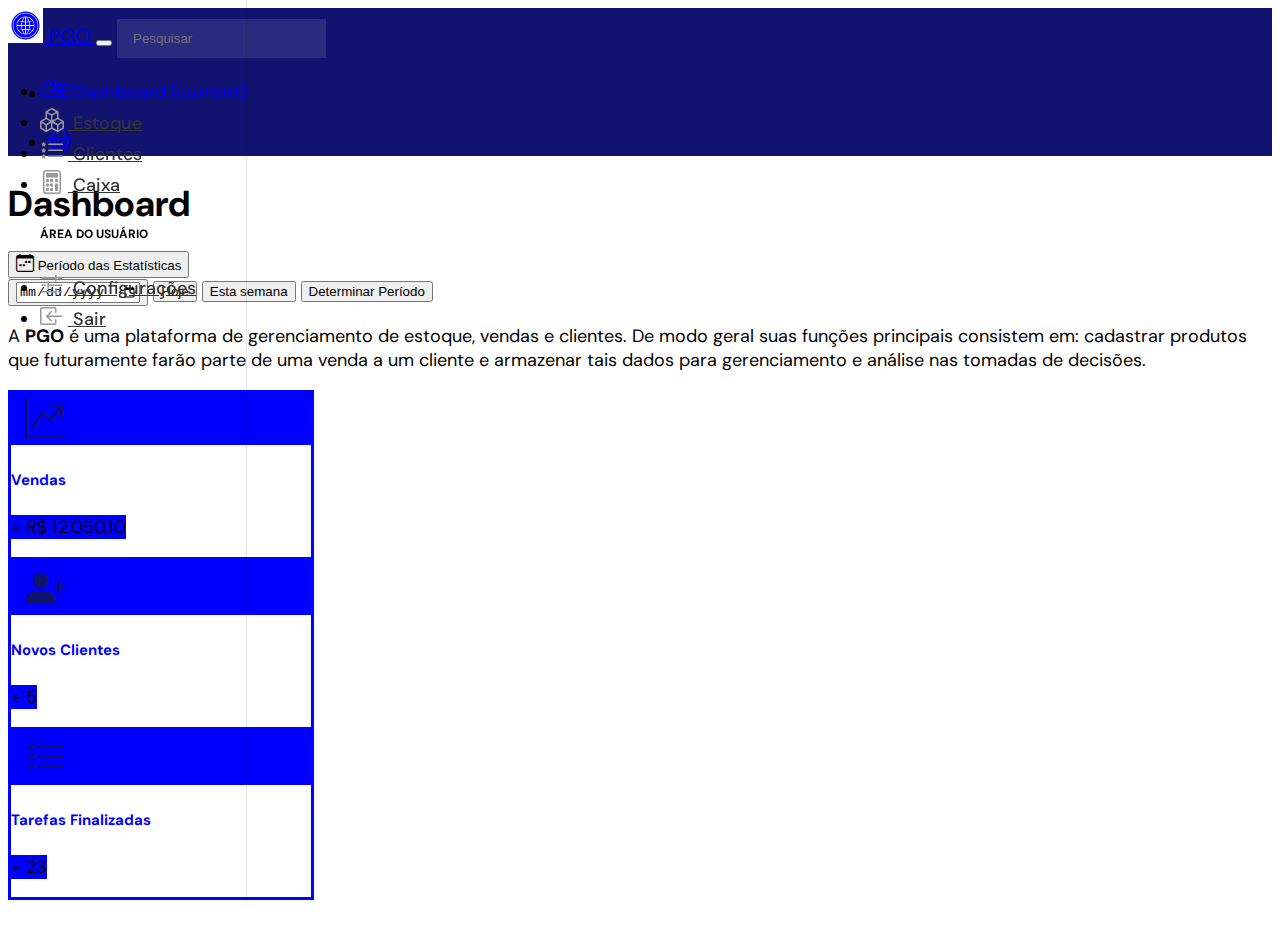
<file: index.html>
<!DOCTYPE html>
<html lang="pt-br">
  <head>
    <meta charset="UTF-8" />
    <meta http-equiv="X-UA-Compatible" content="IE=edge" />
    <meta name="viewport" content="width=device-width, initial-scale=1.0" />

    <!-- Bootstrap CSS 4.6 -->
    <link
      rel="stylesheet"
      href="https://cdn.jsdelivr.net/npm/bootstrap@4.6.1/dist/css/bootstrap.min.css"
      integrity="sha384-zCbKRCUGaJDkqS1kPbPd7TveP5iyJE0EjAuZQTgFLD2ylzuqKfdKlfG/eSrtxUkn"
      crossorigin="anonymous"
    />

    <!-- Bootstrap ICONS -->
    <link
      rel="stylesheet"
      href="https://cdn.jsdelivr.net/npm/bootstrap-icons@1.8.1/font/bootstrap-icons.css"
    />

    <!-- GOOGLE FONTS -->
    <link rel="preconnect" href="https://fonts.googleapis.com" />
    <link rel="preconnect" href="https://fonts.gstatic.com" crossorigin />
    <link
      href="https://fonts.googleapis.com/css2?family=DM+Sans:wght@400;700&display=swap"
      rel="stylesheet"
    />

    <link
      rel="shortcut icon"
      href="../assets/images/logo/favicon-PGO.png"
      type="image/x-icon"
    />

    <link rel="stylesheet" href="assets/css/style-main.css" />

    <title>PGO | Dashboard</title>
  </head>
  <body>
    <!-- Nav Bar responsivo -->
    <nav
      class="navbar navbar-dark sticky-top bg-dark flex-md-nowrap p-0 shadow"
    >
      <a class="navbar-brand col-md-3 col-lg-2 mr-0 px-3" href="../index.html"
        ><img
          src="../assets/images/logo/favicon-PGO.png"
          alt=""
          width="35"
          height="35"
        />
        PGO
      </a>
      <button
        class="navbar-toggler position-absolute d-md-none collapsed"
        type="button"
        data-toggle="collapse"
        data-target="#sidebarMenu"
        aria-controls="sidebarMenu"
        aria-expanded="false"
        aria-label="Toggle navigation"
      >
        <span class="navbar-toggler-icon"></span>
      </button>
      <input
        id="inputSearch"
        class="form-control form-control-dark mr-auto p-2 p-3"
        type="text"
        placeholder="Pesquisar"
        aria-label="Search"
      />
      <ul class="navbar-nav px-3">
        <li class="nav-item">
          <a id="btn-nav" class="nav-link" href="#"
            ><i class="bi bi-list-check"></i
          ></a>
        </li>
      </ul>
      <ul class="navbar-nav px-3">
        <li class="nav-item">
          <a id="btn-nav" class="nav-link" href="#"
            ><i class="bi bi-basket2"></i
          ></a>
        </li>
      </ul>
    </nav>

    <div class="container-fluid">
      <div class="row">
        <nav
          id="sidebarMenu"
          class="col-md-3 col-lg-2 d-md-block bg-light sidebar collapse"
        >
          <div class="sidebar-sticky pt-3">
            <ul class="nav flex-column">
              <li class="nav-item">
                <a class="nav-link active" href="#">
                  <i class="bi bi-speedometer2"></i>
                  Dashboard <span class="sr-only">(current)</span>
                </a>
              </li>
              <li class="nav-item">
                <a class="nav-link" href="#">
                  <i class="bi bi-boxes"></i> Estoque
                </a>
              </li>
              <li class="nav-item">
                <a class="nav-link" href="paginas/clientes.html">
                  <i class="bi bi-list-stars"></i> Clientes
                </a>
              </li>
              <li class="nav-item">
                <a class="nav-link" href="#">
                  <i class="bi bi-calculator"></i> Caixa
                </a>
              </li>
              <h6
                class="sidebar-heading d-flex justify-content-between align-items-center px-3 mt-4 mb-1 text-muted"
              >
                ÁREA DO USUÁRIO
              </h6>
              <li class="nav-item">
                <a class="nav-link" href="#">
                  <i class="bi bi-sliders2"></i> Configurações
                </a>
              </li>
              <li class="nav-item">
                <a class="nav-link" href="paginas/login.html">
                  <i class="bi bi-box-arrow-in-left"></i> Sair
                </a>
              </li>
            </ul>
          </div>
        </nav>

        <!-- CORPO DA DASHBOARD -->
        <main role="main" class="col-md-9 ml-sm-auto col-lg-10 px-md-4">
          <div
            class="d-flex justify-content-between flex-wrap flex-md-nowrap align-items-center pt-3 pb-2 mb-3 border-bottom"
          >
            <h1 class="h2">Dashboard</h1>
            <div class="btn-toolbar mb-2 mb-md-0">
              <div class="btn-group">
                <button
                  type="button"
                  class="btn btn-secondary btn-m dropdown-toggle"
                  data-toggle="dropdown"
                  data-display="static"
                  aria-expanded="false"
                >
                  <i class="bi bi-calendar-week" style="font-size: 18px"></i>
                  Período das Estatísticas
                </button>
                <div
                  class="dropdown-menu dropdown-menu-left dropdown-menu-lg-left"
                >
                  <button class="dropdown-item" type="button">
                    <input type="date" name="" id="" />
                  </button>
                  <button class="dropdown-item" type="button">Hoje</button>
                  <button class="dropdown-item" type="button">
                    Esta semana
                  </button>
                  <button class="dropdown-item" type="button">
                    Determinar Período
                  </button>
                </div>
              </div>
            </div>
          </div>
          <div class="text-left">
            <!-- <h5>💾 Cadastre. 🛒 Venda. 📈 Gerencie.</h5> -->
            <p>
              A <strong>PGO</strong> é uma plataforma de gerenciamento de
              estoque, vendas e clientes. De modo geral suas funções principais
              consistem em: cadastrar produtos que futuramente farão parte de
              uma venda a um cliente e armazenar tais dados para gerenciamento e
              análise nas tomadas de decisões. <br />
              <!-- Interfaces responsivas e objetivas. Utilize-a até pelo seu
              smartphone. -->
            </p>
          </div>

          <div class="card-group">
            <!-- CARD VENDAS -->
            <div class="card mb-3 mr-4">
              <div id="card-conteudo" class="row no-gutters">
                <div id="col-icon-card" class="col-md-3">
                  <i id="icon-card" class="bi bi-graph-up-arrow"></i>
                </div>
                <div class="col-md-9">
                  <div class="card-body">
                    <a class="link-card" href="paginas/caixa.html">
                      <h5 class="card-title">Vendas</h5>
                    </a>
                    <p class="card-text">
                      <span class="badge badge-primary">+ R$ 12.050,10</span>
                    </p>
                    <!-- <p class="card-text">
                      <small class="text-muted">Atualizado esta semana</small>
                    </p> -->
                  </div>
                </div>
              </div>
            </div>

            <!-- CARD NOVOS CLIENTES -->
            <div class="card mb-3 mr-4">
              <div id="card-conteudo" class="row no-gutters">
                <div id="col-icon-card" class="col-md-3">
                  <i id="icon-card" class="bi bi-person-plus-fill"></i>
                </div>
                <div class="col-md-9">
                  <div class="card-body">
                    <a class="link-card" href="#">
                      <h5 class="card-title">Novos Clientes</h5>
                    </a>
                    <p class="card-text">
                      <span class="badge badge-primary">+ 5</span>
                    </p>
                    <!-- <p class="card-text">
                      <small class="text-muted">Atualizado esta semana</small>
                    </p> -->
                  </div>
                </div>
              </div>
            </div>

            <!-- TAREFAS FINALIZADAS -->
            <div class="card mb-3 mr-4">
              <div id="card-conteudo" class="row no-gutters">
                <div id="col-icon-card" class="col-md-3">
                  <i id="icon-card" class="bi bi-list-check"></i>
                </div>
                <div class="col-md-9">
                  <div class="card-body">
                    <a class="link-card" href="#">
                      <h5 class="card-title">Tarefas Finalizadas</h5>
                    </a>
                    <p class="card-text">
                      <span class="badge badge-primary">+ 23</span>
                    </p>
                    <!-- <p class="card-text">
                      <small class="text-muted">Atualizado esta semana</small>
                    </p> -->
                  </div>
                </div>
              </div>
            </div>
          </div>
          <br />
        </main>
      </div>
    </div>

    <script
      src="https://cdn.jsdelivr.net/npm/jquery@3.5.1/dist/jquery.slim.min.js"
      integrity="sha384-DfXdz2htPH0lsSSs5nCTpuj/zy4C+OGpamoFVy38MVBnE+IbbVYUew+OrCXaRkfj"
      crossorigin="anonymous"
    ></script>
    <script
      src="https://cdn.jsdelivr.net/npm/popper.js@1.16.1/dist/umd/popper.min.js"
      integrity="sha384-9/reFTGAW83EW2RDu2S0VKaIzap3H66lZH81PoYlFhbGU+6BZp6G7niu735Sk7lN"
      crossorigin="anonymous"
    ></script>
    <script
      src="https://cdn.jsdelivr.net/npm/bootstrap@4.6.1/dist/js/bootstrap.min.js"
      integrity="sha384-VHvPCCyXqtD5DqJeNxl2dtTyhF78xXNXdkwX1CZeRusQfRKp+tA7hAShOK/B/fQ2"
      crossorigin="anonymous"
    ></script>
  </body>
</html>
</file>
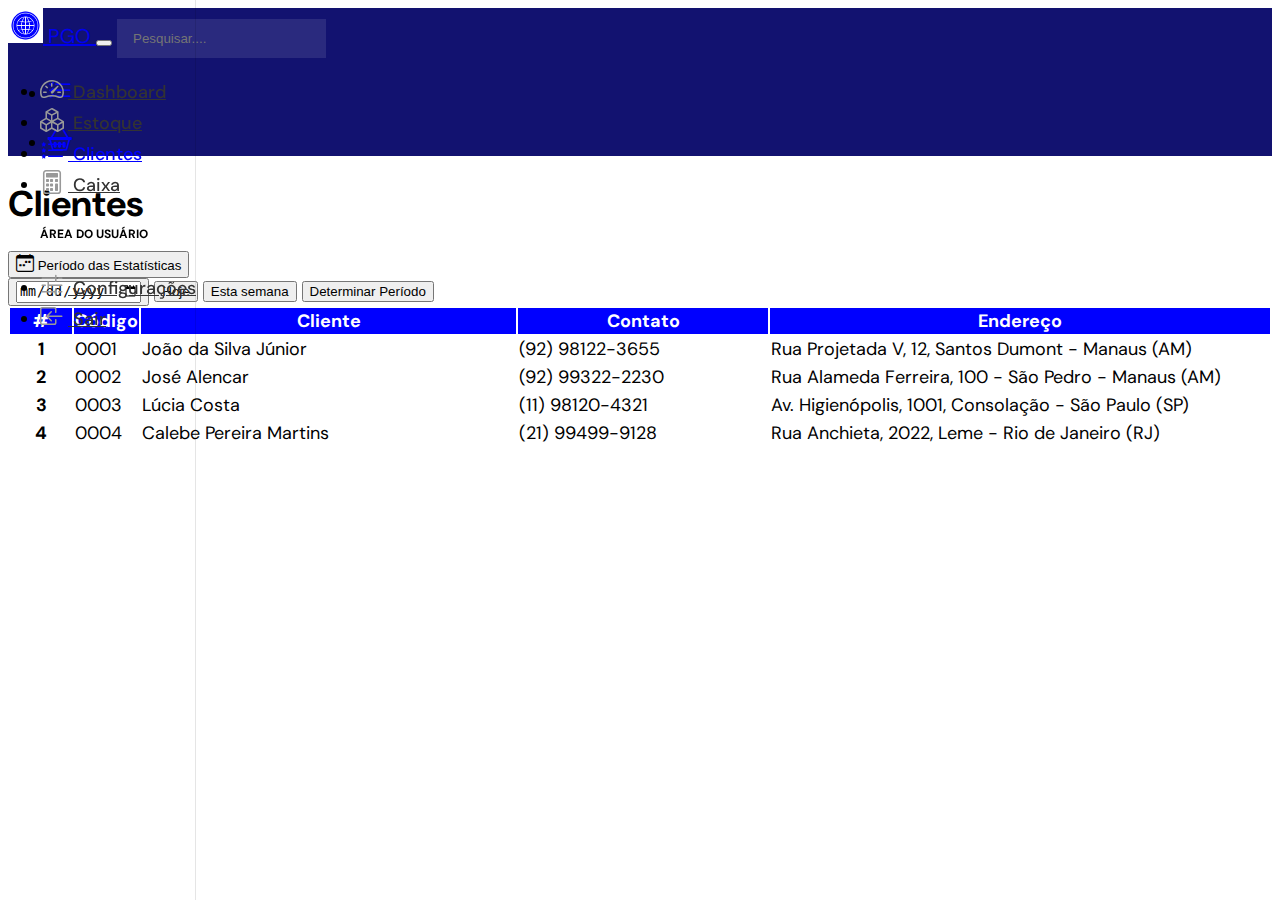
<file: paginas/clientes.html>
<!DOCTYPE html>
<html lang="pt-br">
  <head>
    <meta charset="UTF-8" />
    <meta http-equiv="X-UA-Compatible" content="IE=edge" />
    <meta name="viewport" content="width=device-width, initial-scale=1.0" />

    <!-- Bootstrap CSS 4.6 -->
    <link
      rel="stylesheet"
      href="https://cdn.jsdelivr.net/npm/bootstrap@4.6.1/dist/css/bootstrap.min.css"
      integrity="sha384-zCbKRCUGaJDkqS1kPbPd7TveP5iyJE0EjAuZQTgFLD2ylzuqKfdKlfG/eSrtxUkn"
      crossorigin="anonymous"
    />

    <!-- Bootstrap ICONS -->
    <link
      rel="stylesheet"
      href="https://cdn.jsdelivr.net/npm/bootstrap-icons@1.8.1/font/bootstrap-icons.css"
    />

    <!-- GOOGLE FONTS -->
    <link rel="preconnect" href="https://fonts.googleapis.com" />
    <link rel="preconnect" href="https://fonts.gstatic.com" crossorigin />
    <link
      href="https://fonts.googleapis.com/css2?family=DM+Sans:wght@400;700&display=swap"
      rel="stylesheet"
    />

    <link
      rel="shortcut icon"
      href="../assets/images/logo/favicon-PGO.png"
      type="image/x-icon"
    />

    <link rel="stylesheet" href="../assets/css/style-main.css" />

    <title>PGO | Clientes</title>
  </head>
  <body>
    <!-- Nav Bar responsivo -->
    <nav
      class="navbar navbar-dark sticky-top bg-dark flex-md-nowrap p-0 shadow"
    >
      <a class="navbar-brand col-md-3 col-lg-2 mr-0 px-3" href="../index.html"
        ><img
          src="../assets/images/logo/favicon-PGO.png"
          alt=""
          width="35"
          height="35"
        />
        PGO
      </a>
      <button
        class="navbar-toggler position-absolute d-md-none collapsed"
        type="button"
        data-toggle="collapse"
        data-target="#sidebarMenu"
        aria-controls="sidebarMenu"
        aria-expanded="false"
        aria-label="Toggle navigation"
      >
        <span class="navbar-toggler-icon"></span>
      </button>
      <input
        id="inputSearch"
        class="form-control form-control-dark mr-auto p-2 p-3"
        type="text"
        placeholder="Pesquisar...."
        aria-label="Search"
      />
      <ul class="navbar-nav px-3">
        <li class="nav-item">
          <a id="btn-nav" class="nav-link" href="#"
            ><i class="bi bi-list-check"></i
          ></a>
        </li>
      </ul>
      <ul class="navbar-nav px-3">
        <li class="nav-item">
          <a id="btn-nav" class="nav-link" href="#"
            ><i class="bi bi-basket2"></i
          ></a>
        </li>
      </ul>
    </nav>

    <div class="container-fluid">
      <div class="row">
        <nav
          id="sidebarMenu"
          class="col-md-3 col-lg-2 d-md-block bg-light sidebar collapse"
        >
          <div class="sidebar-sticky pt-3">
            <ul class="nav flex-column">
              <li class="nav-item">
                <a class="nav-link" href="../index.html">
                  <i class="bi bi-speedometer2"></i>
                  Dashboard
                </a>
              </li>
              <li class="nav-item">
                <a class="nav-link" href="#">
                  <i class="bi bi-boxes"></i> Estoque
                </a>
              </li>
              <li class="nav-item">
                <a class="nav-link active" href="#">
                  <i class="bi bi-list-stars"></i> Clientes
                </a>
              </li>
              <li class="nav-item">
                <a class="nav-link" href="#">
                  <i class="bi bi-calculator"></i> Caixa
                </a>
              </li>
              <h6
                class="sidebar-heading d-flex justify-content-between align-items-center px-3 mt-4 mb-1 text-muted"
              >
                ÁREA DO USUÁRIO
              </h6>
              <li class="nav-item">
                <a class="nav-link" href="#">
                  <i class="bi bi-sliders2"></i> Configurações
                </a>
              </li>
              <li class="nav-item">
                <a class="nav-link" href="login.html">
                  <i class="bi bi-box-arrow-in-left"></i> Sair
                </a>
              </li>
            </ul>
          </div>
        </nav>

        <!-- CORPO DA DASHBOARD -->
        <main role="main" class="col-md-9 ml-sm-auto col-lg-10 px-md-4">
          <div
            class="d-flex justify-content-between flex-wrap flex-md-nowrap align-items-center pt-3 pb-2 mb-3 border-bottom"
          >
            <h1 class="h2">Clientes</h1>
            <div class="btn-toolbar mb-2 mb-md-0">
              <div class="btn-toolbar mb-2 mb-md-0">
                <div class="btn-group">
                  <button
                    type="button"
                    class="btn btn-secondary btn-m dropdown-toggle"
                    data-toggle="dropdown"
                    data-display="static"
                    aria-expanded="false"
                  >
                    <i class="bi bi-calendar-week" style="font-size: 18px"></i>
                    Período das Estatísticas
                  </button>
                  <div
                    class="dropdown-menu dropdown-menu-left dropdown-menu-lg-left"
                  >
                    <button class="dropdown-item" type="button">
                      <input type="date" name="" id="" />
                    </button>
                    <button class="dropdown-item" type="button">Hoje</button>
                    <button class="dropdown-item" type="button">
                      Esta semana
                    </button>
                    <button class="dropdown-item" type="button">
                      Determinar Período
                    </button>
                  </div>
                </div>
              </div>
            </div>
          </div>
          <!-- TABELA CLIENTES -->
          <div class="table-responsive">
            <table class="table">
              <table class="table table-bordered">
                <thead>
                  <tr class="thead-primary">
                    <th scope="col" style="width: 5%">#</th>
                    <th scope="col" style="width: 5%">Código</th>
                    <th scope="col" span="50%" style="width: 30%">Cliente</th>
                    <th scope="col" style="width: 20%">Contato</th>
                    <th scope="col" style="width: 40%">Endereço</th>
                  </tr>
                </thead>
                <tbody>
                  <tr>
                    <th scope="row">1</th>
                    <td>0001</td>
                    <td>João da Silva Júnior</td>
                    <td>(92) 98122-3655</td>
                    <td>Rua Projetada V, 12, Santos Dumont - Manaus (AM)</td>
                  </tr>
                  <tr>
                    <th scope="row">2</th>
                    <td>0002</td>
                    <td>José Alencar</td>
                    <td>(92) 99322-2230</td>
                    <td>Rua Alameda Ferreira, 100 - São Pedro - Manaus (AM)</td>
                  </tr>
                  <tr>
                    <th scope="row">3</th>
                    <td>0003</td>
                    <td>Lúcia Costa</td>
                    <td>(11) 98120-4321</td>
                    <td>Av. Higienópolis, 1001, Consolação - São Paulo (SP)</td>
                  </tr>
                  <tr>
                    <th scope="row">4</th>
                    <td>0004</td>
                    <td>Calebe Pereira Martins</td>
                    <td>(21) 99499-9128</td>
                    <td>Rua Anchieta, 2022, Leme - Rio de Janeiro (RJ)</td>
                  </tr>
                </tbody>
              </table>
            </table>
          </div>
        </main>
      </div>
    </div>

    <script
      src="https://cdn.jsdelivr.net/npm/jquery@3.5.1/dist/jquery.slim.min.js"
      integrity="sha384-DfXdz2htPH0lsSSs5nCTpuj/zy4C+OGpamoFVy38MVBnE+IbbVYUew+OrCXaRkfj"
      crossorigin="anonymous"
    ></script>
    <script
      src="https://cdn.jsdelivr.net/npm/popper.js@1.16.1/dist/umd/popper.min.js"
      integrity="sha384-9/reFTGAW83EW2RDu2S0VKaIzap3H66lZH81PoYlFhbGU+6BZp6G7niu735Sk7lN"
      crossorigin="anonymous"
    ></script>
    <script
      src="https://cdn.jsdelivr.net/npm/bootstrap@4.6.1/dist/js/bootstrap.min.js"
      integrity="sha384-VHvPCCyXqtD5DqJeNxl2dtTyhF78xXNXdkwX1CZeRusQfRKp+tA7hAShOK/B/fQ2"
      crossorigin="anonymous"
    ></script>
  </body>
</html>
</file>
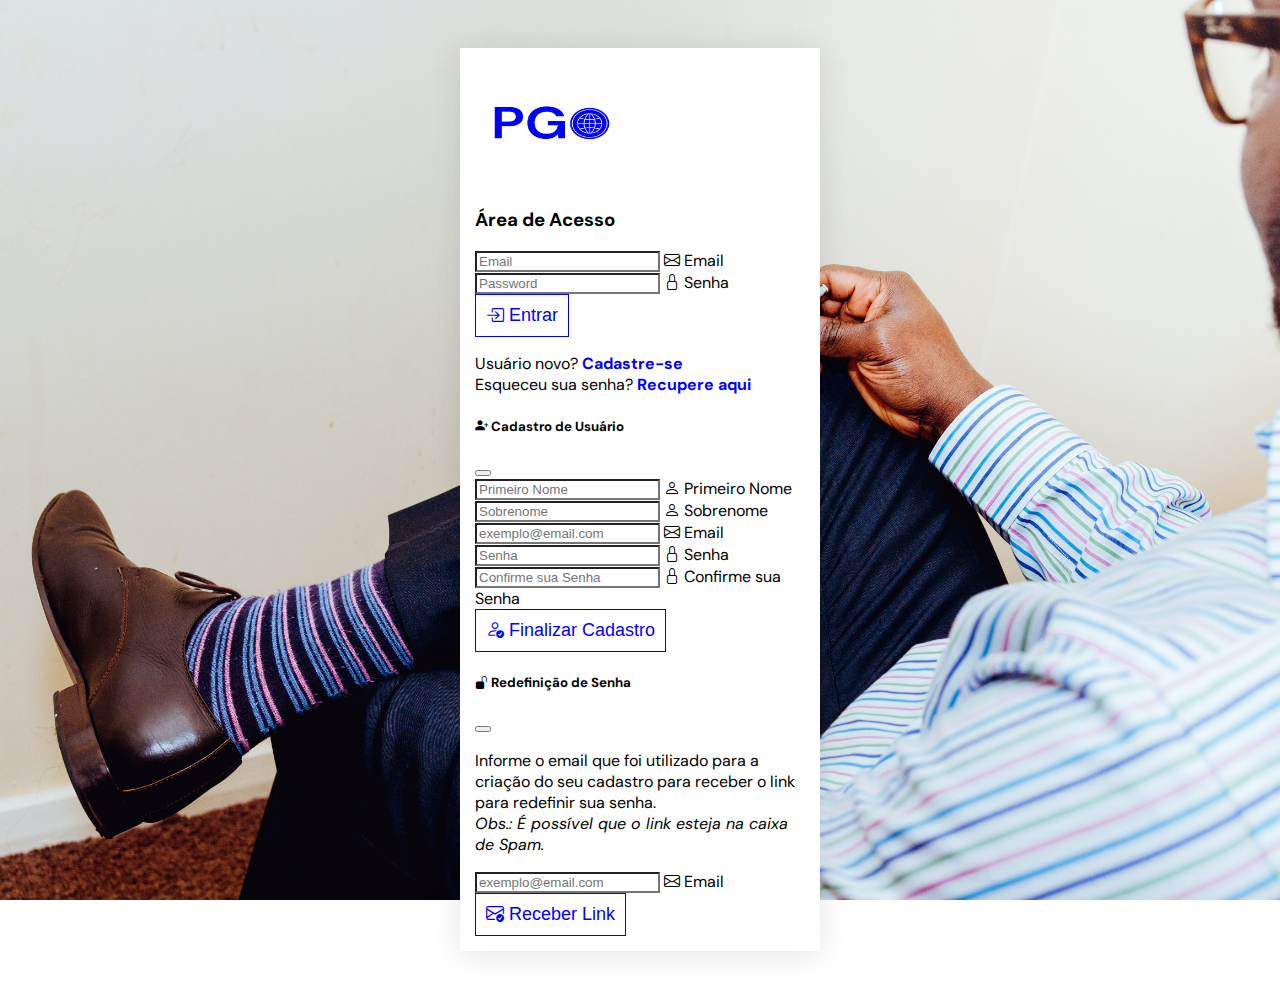
<file: paginas/login.html>
<!DOCTYPE html>
<html lang="pt-br">
  <head>
    <meta charset="UTF-8" />
    <meta http-equiv="X-UA-Compatible" content="IE=edge" />
    <meta name="viewport" content="width=device-width, initial-scale=1.0" />

    <!-- Bootstrap CSS -->
    <link
      href="https://cdn.jsdelivr.net/npm/bootstrap@5.1.3/dist/css/bootstrap.min.css"
      rel="stylesheet"
      integrity="sha384-1BmE4kWBq78iYhFldvKuhfTAU6auU8tT94WrHftjDbrCEXSU1oBoqyl2QvZ6jIW3"
      crossorigin="anonymous"
    />

    <!-- Bootstrap ICONS -->
    <link
      rel="stylesheet"
      href="https://cdn.jsdelivr.net/npm/bootstrap-icons@1.8.1/font/bootstrap-icons.css"
    />

    <!-- GOOGLE FONTS -->
    <link rel="preconnect" href="https://fonts.googleapis.com" />
    <link rel="preconnect" href="https://fonts.gstatic.com" crossorigin />
    <link
      href="https://fonts.googleapis.com/css2?family=DM+Sans:wght@400;700&display=swap"
      rel="stylesheet"
    />

    <link rel="stylesheet" href="../assets/css/style-login.css" />

    <link
      rel="shortcut icon"
      href="../assets/images/logo/favicon-PGO.png"
      type="image/x-icon"
    />
    <title>PGO | Login</title>
  </head>
  <body>
    <main class="form-signin">
      <form action="../index.html">
        <div class="text-center">
          <img
            class="mb-4"
            src="../assets/images/logo/Logo-PGO-acronimo.png"
            alt=""
            width="150"
            height="120"
          />
        </div>
        <h3 class="text-center">Área de Acesso</h3>

        <!-- Campo Email -->
        <div class="form-floating col-md mb-2">
          <input
            type="email"
            class="form-control"
            id="emailLogin"
            placeholder="Email"
            required
          />
          <label for="emailLogin"><i class="bi bi-envelope"></i> Email</label>
        </div>

        <!-- Campo Senha -->
        <div class="form-floating col-md mb-2">
          <input
            type="password"
            class="form-control"
            id="senhaLogin"
            placeholder="Password"
            required
          />
          <label for="senhaLogin"><i class="bi bi-lock"></i> Senha</label>
        </div>

        <button class="w-100 btn-primary-outline" type="submit">
          <i class="bi bi-box-arrow-in-right"></i> Entrar
        </button>

        <p class="mt-3 text-center">
          Usuário novo?
          <strong
            ><a
              href=""
              data-bs-toggle="modal"
              data-bs-target="#modalCadUsuario"
            >
              Cadastre-se
            </a></strong
          >
          <br />
          Esqueceu sua senha?
          <strong
            ><a href="" data-bs-toggle="modal" data-bs-target="#modalRedefSenha"
              >Recupere aqui</a
            ></strong
          >
        </p>
      </form>

      <!-- Modal Cadastro de Usuário-->
      <div
        class="modal fade"
        id="modalCadUsuario"
        tabindex="-1"
        aria-labelledby="exampleModalLabel"
        aria-hidden="true"
      >
        <div class="modal-dialog">
          <div class="modal-content">
            <div class="modal-header">
              <h5 class="modal-title" id="exampleModalLabel">
                <i class="bi bi-person-plus-fill"></i> Cadastro de Usuário
              </h5>
              <button
                type="button"
                class="btn-close"
                data-bs-dismiss="modal"
                aria-label="Close"
              ></button>
            </div>
            <div class="modal-body">
              <!-- Form Cadastro de Usuário em Modal -->
              <form action="login.html">
                <!-- Linha Nome e Sobrenome -->
                <div class="row g-2 mb-2">
                  <div class="form-floating col-md">
                    <input
                      type="text"
                      class="form-control"
                      id="primeiroNome"
                      placeholder="Primeiro Nome"
                      required
                    />
                    <label for="primeiroNome"
                      ><i class="bi bi-person"></i> Primeiro Nome</label
                    >
                  </div>
                  <div class="form-floating col-md">
                    <input
                      type="text"
                      class="form-control"
                      id="sobrenome"
                      placeholder="Sobrenome"
                      required
                    />
                    <label for="sobrenome"
                      ><i class="bi bi-person"></i> Sobrenome</label
                    >
                  </div>
                </div>

                <!-- Linha Email -->
                <div class="form-floating col-md mb-2">
                  <input
                    type="email"
                    class="form-control"
                    id="cadEmailLogin"
                    placeholder="exemplo@email.com"
                    required
                  />
                  <label for="cadEmailLogin"
                    ><i class="bi bi-envelope"></i> Email</label
                  >
                </div>

                <!-- Linha Senha e Confirma Senha -->
                <div class="row g-2 mb-2">
                  <div class="form-floating col-md">
                    <input
                      type="password"
                      class="form-control"
                      id="cadSenhaLogin"
                      placeholder="Senha"
                      required
                    />
                    <label for="cadSenhaLogin"
                      ><i class="bi bi-lock"></i> Senha</label
                    >
                  </div>
                  <div class="form-floating col-md">
                    <input
                      type="password"
                      class="form-control"
                      id="cadConfirmaSenhaLogin"
                      placeholder="Confirme sua Senha"
                      required
                    />
                    <label for="cadConfirmaSenhaLogin"
                      ><i class="bi bi-lock"></i> Confirme sua Senha</label
                    >
                  </div>
                </div>

                <!-- Button de cadastro de usuário -->
                <div class="d-grid gap-2 col-12 mx-auto">
                  <button
                    type="submit"
                    class="btn-primary-outline"
                    id="btnCadUsuario"
                  >
                    <i class="bi bi-person-check"></i> Finalizar Cadastro
                  </button>
                </div>
              </form>
            </div>
          </div>
        </div>
      </div>

      <!-- Modal Redefinição de Senha -->
      <div
        class="modal fade"
        id="modalRedefSenha"
        tabindex="-1"
        aria-labelledby="exampleModalLabel"
        aria-hidden="true"
      >
        <div class="modal-dialog">
          <div class="modal-content">
            <div class="modal-header">
              <h5 class="modal-title" id="exampleModalLabel">
                <i class="bi bi-unlock-fill"></i> Redefinição de Senha
              </h5>
              <button
                type="button"
                class="btn-close"
                data-bs-dismiss="modal"
                aria-label="Close"
              ></button>
            </div>
            <div class="modal-body">
              <p>
                Informe o email que foi utilizado para a criação do seu cadastro
                para receber o link para redefinir sua senha. <br />
                <i>Obs.: É possível que o link esteja na caixa de Spam.</i>
              </p>
              <!-- Form Redefinição de Senha em Modal -->
              <form action="login.html">
                <!-- Linha Email de Redefinição de Senha -->
                <div class="form-floating col-md mb-2">
                  <input
                    type="email"
                    class="form-control"
                    id="emailRedefSenha"
                    placeholder="exemplo@email.com"
                    required
                  />
                  <label for="emailRedefSenha"
                    ><i class="bi bi-envelope"></i> Email</label
                  >
                </div>
                <div class="d-grid gap-2 col-12 mx-auto">
                  <button
                    type="submit"
                    class="btn-primary-outline"
                    id="btnRedefSenha"
                  >
                    <i class="bi bi-envelope-check"></i> Receber Link
                  </button>
                </div>
              </form>
            </div>
          </div>
        </div>
      </div>
    </main>

    <!-- <div>
      <p class="text-center">
        Photo by
        <a
          href="https://unsplash.com/@adeolueletu?utm_source=unsplash&utm_medium=referral&utm_content=creditCopyText"
          >Adeolu Eletu</a
        >
        on
        <a
          href="https://unsplash.com/s/photos/management?utm_source=unsplash&utm_medium=referral&utm_content=creditCopyText"
          >Unsplash</a
        >
      </p>
    </div> -->

    <!-- Option 1: Bootstrap Bundle with Popper -->
    <script
      src="https://cdn.jsdelivr.net/npm/bootstrap@5.1.3/dist/js/bootstrap.bundle.min.js"
      integrity="sha384-ka7Sk0Gln4gmtz2MlQnikT1wXgYsOg+OMhuP+IlRH9sENBO0LRn5q+8nbTov4+1p"
      crossorigin="anonymous"
    ></script>
  </body>
</html>
</file>
<file: assets/css/style-main.css>
body {
  font-size: 18px;
  font-family: "DM Sans", sans-serif;
}

::selection {
  background-color: dodgerblue;
}

#inputSearch {
  border-radius: 0;
  border: 0;
  height: max-content;
}

.bi {
  font-size: 24px;
  /* vertical-align: text-bottom; */
}

#btn-nav .bi {
  font-size: 24px;
  text-decoration: none;
  color: #0000ff;
}

#btn-nav .bi:hover {
  color: #ffffff;
}

.card {
  border: 3px solid #0000ff;
  border-radius: 0;
  /* width: max-content; */
  max-width: 300px;
  height: 100%;
}

#icon-card {
  font-size: 40px;
  padding: 0px 15px;
  color: #121270;
}

.card #card-conteudo:hover {
  background-color: #121270;
  color: #ffffff;
  height: 100%;
}

#col-icon-card {
  background-color: #0000ff;
}

.link-card {
  text-decoration: none;
  color: #0000ff;
}

.link-card:hover {
  /* text-decoration: none; */
  color: #ffffff;
}

.badge {
  background-color: #0000ff;
}

/* @media (min-width: 768px) {
  .bd-placeholder-img-lg {
    font-size: 3.5rem;
  }
} */

/*
 * Sidebar
 */

.sidebar {
  position: fixed;
  top: 0;
  bottom: 0;
  left: 0;
  z-index: 100; /* Behind the navbar */
  padding: 48px 0 0; /* Height of navbar */
  box-shadow: inset -1px 0 0 rgba(0, 0, 0, 0.1);
}

@media (max-width: 767.98px) {
  .sidebar {
    top: 5rem;
  }
}

/* Barra de Navegação Lateral */
.sidebar-sticky {
  position: relative;
  top: 0;
  height: calc(100vh - 48px);
  padding-top: 0.5rem;
  overflow-x: hidden;
  overflow-y: auto; /* Scrollable contents if viewport is shorter than content. */
}

@supports ((position: -webkit-sticky) or (position: sticky)) {
  .sidebar-sticky {
    position: -webkit-sticky;
    position: sticky;
  }
}

.sidebar .nav-link {
  font-weight: 500;
  color: #333;
}

.sidebar .nav-link .bi {
  margin-right: 4px;
  color: #999;
}

.sidebar .nav-link.active {
  color: #0000ff;
}

.sidebar .nav-link:hover .bi,
.sidebar .nav-link.active .bi {
  color: inherit;
}

.sidebar-heading {
  font-size: 0.75rem;
  text-transform: uppercase;
}

/*
 * Navbar
 */

/* navbar navbar-dark sticky-top bg-dark flex-md-nowrap p-0 shadow */

.navbar-brand {
  padding-top: 0.75rem;
  padding-bottom: 0.75rem;
  font-size: 20px;
  background-color: #121270;
  box-shadow: inset -1px 0 0 #121270;
}

.navbar-nav {
  background-color: #121270;
}

.bg-dark {
  background-color: #121270 !important;
}

.navbar .navbar-toggler {
  top: 0.5rem;
  right: 1rem;
}

/* .navbar-dark .navbar-toggler-icon {
  background-image: url("../images/logo/6.png");
} */

.navbar .form-control {
  padding: 0.75rem 1rem;
  border-width: 0;
  border-radius: 0;
}

.form-control-dark {
  color: #fff;
  background-color: rgba(255, 255, 255, 0.1);
  border-color: rgba(255, 255, 255, 0.1);
}

.form-control-dark:focus {
  border-color: transparent;
  box-shadow: 0 0 0 3px rgba(255, 255, 255, 0.25);
}

/* table */
.thead-primary {
  background-color: #0000ff;
  color: #ffffff;
  border: solid 2px #0000ff;
}
</file>
<file: assets/css/style-login.css>
html,
body {
  height: 100%;
  font-family: "DM Sans", sans-serif;
  background-image: url(../images/analyst-man-unsplash.jpg);
  background-position: left;
  background-repeat: no-repeat;
  background-attachment: fixed;
  background-size: cover;
}

body {
  display: flex;
  align-items: center;
  padding-top: 40px;
  padding-bottom: 40px;
}

a {
  text-decoration: none;
  color: #0000ff;
}

a:hover {
  text-decoration: underline;
  color: #0000ff;
}

::selection {
  background-color: #0000ff;
  color: #ffffff;
}

.form-signin {
  width: 100%;
  max-width: 330px;
  padding: 15px;
  margin: auto;
  /* From https://css.glass */
  /* background: rgba(255, 255, 255, 0.8); */
  background-color: #ffffff;
  box-shadow: 0 4px 30px rgba(0, 0, 0, 0.1);
}

.form-signin .form-floating:focus-within {
  z-index: 2;
}

.form-signin input[class="form-control"] {
  border-radius: 0;
}

.btn-primary-outline {
  font-size: 18px;
  background-color: transparent;
  padding: 10px;
  border-radius: 0;
  border: 1px solid #0000ff;
  color: #0000ff;
}

.btn-primary-outline:hover {
  border-radius: 0;
  background-color: #0000ff;
  color: #ffffff;
}

.modal-content {
  border-radius: 0;
  border: 0;
}
</file>
